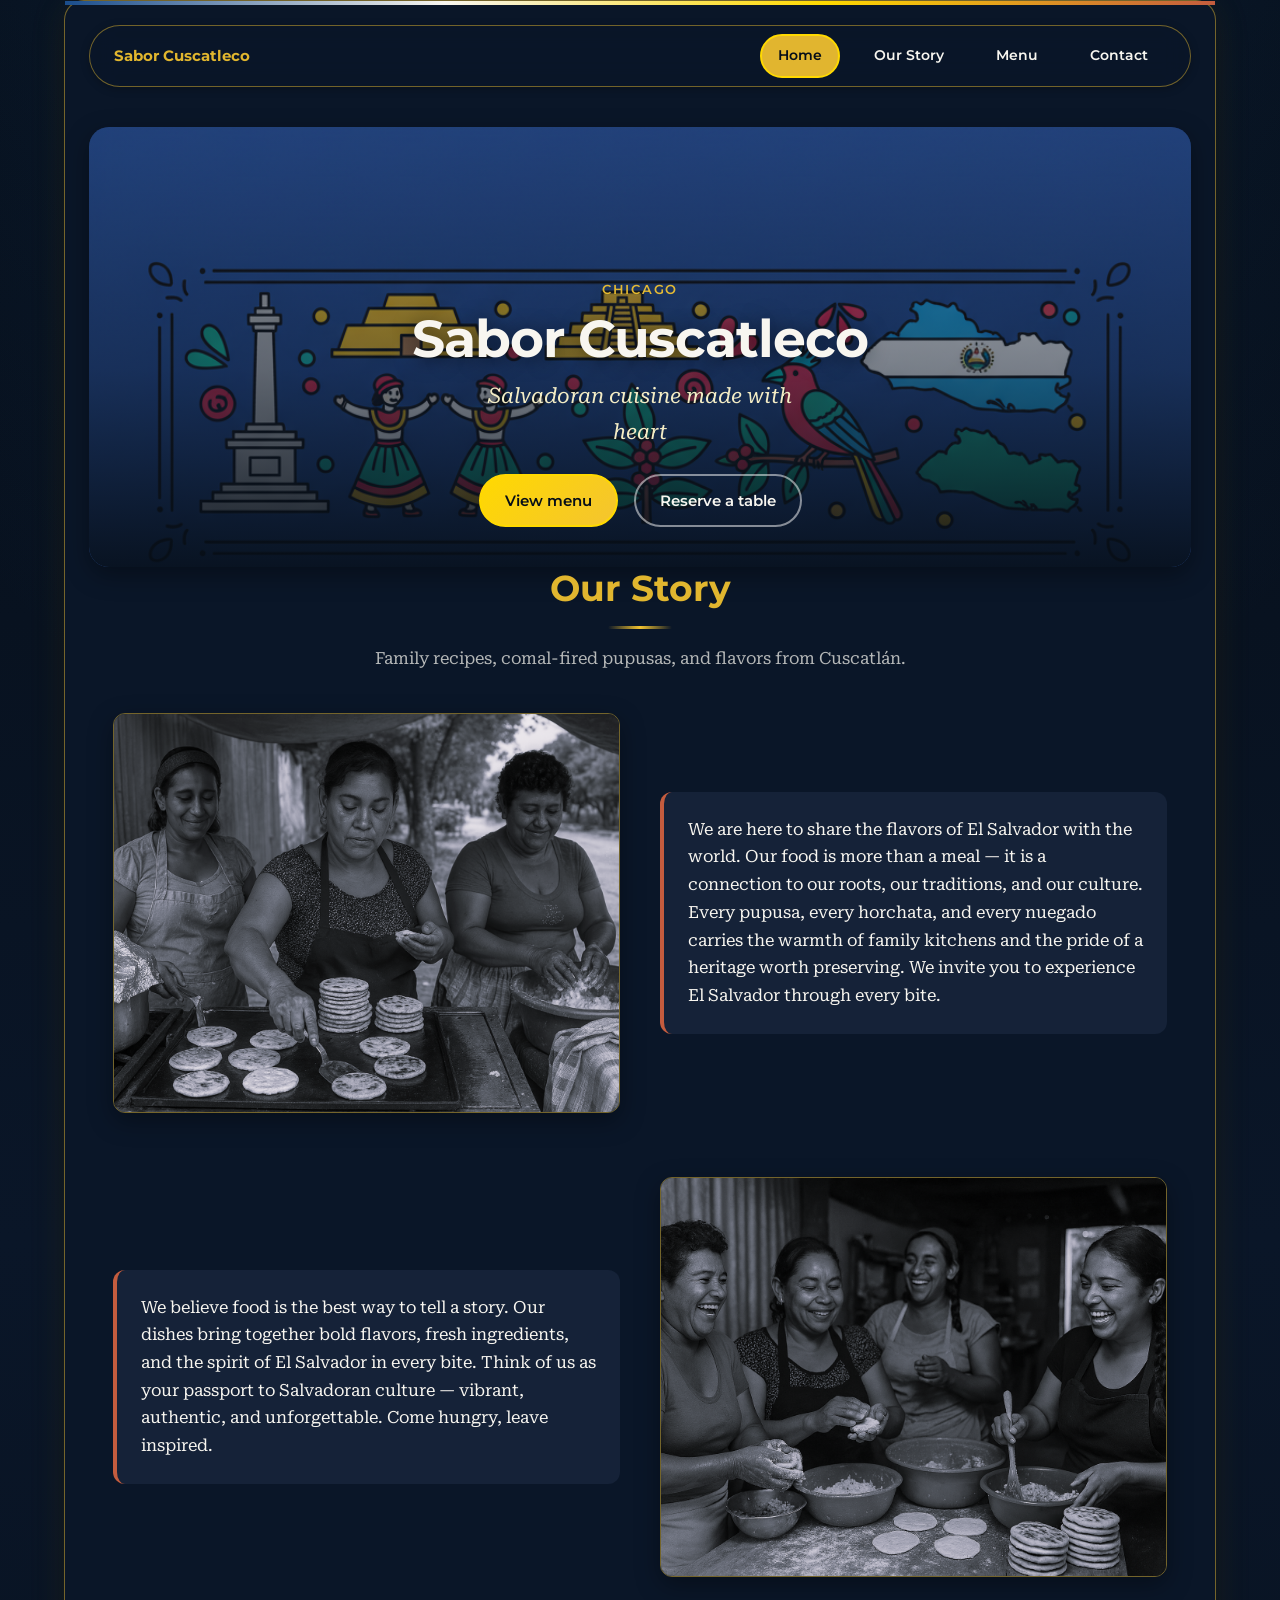
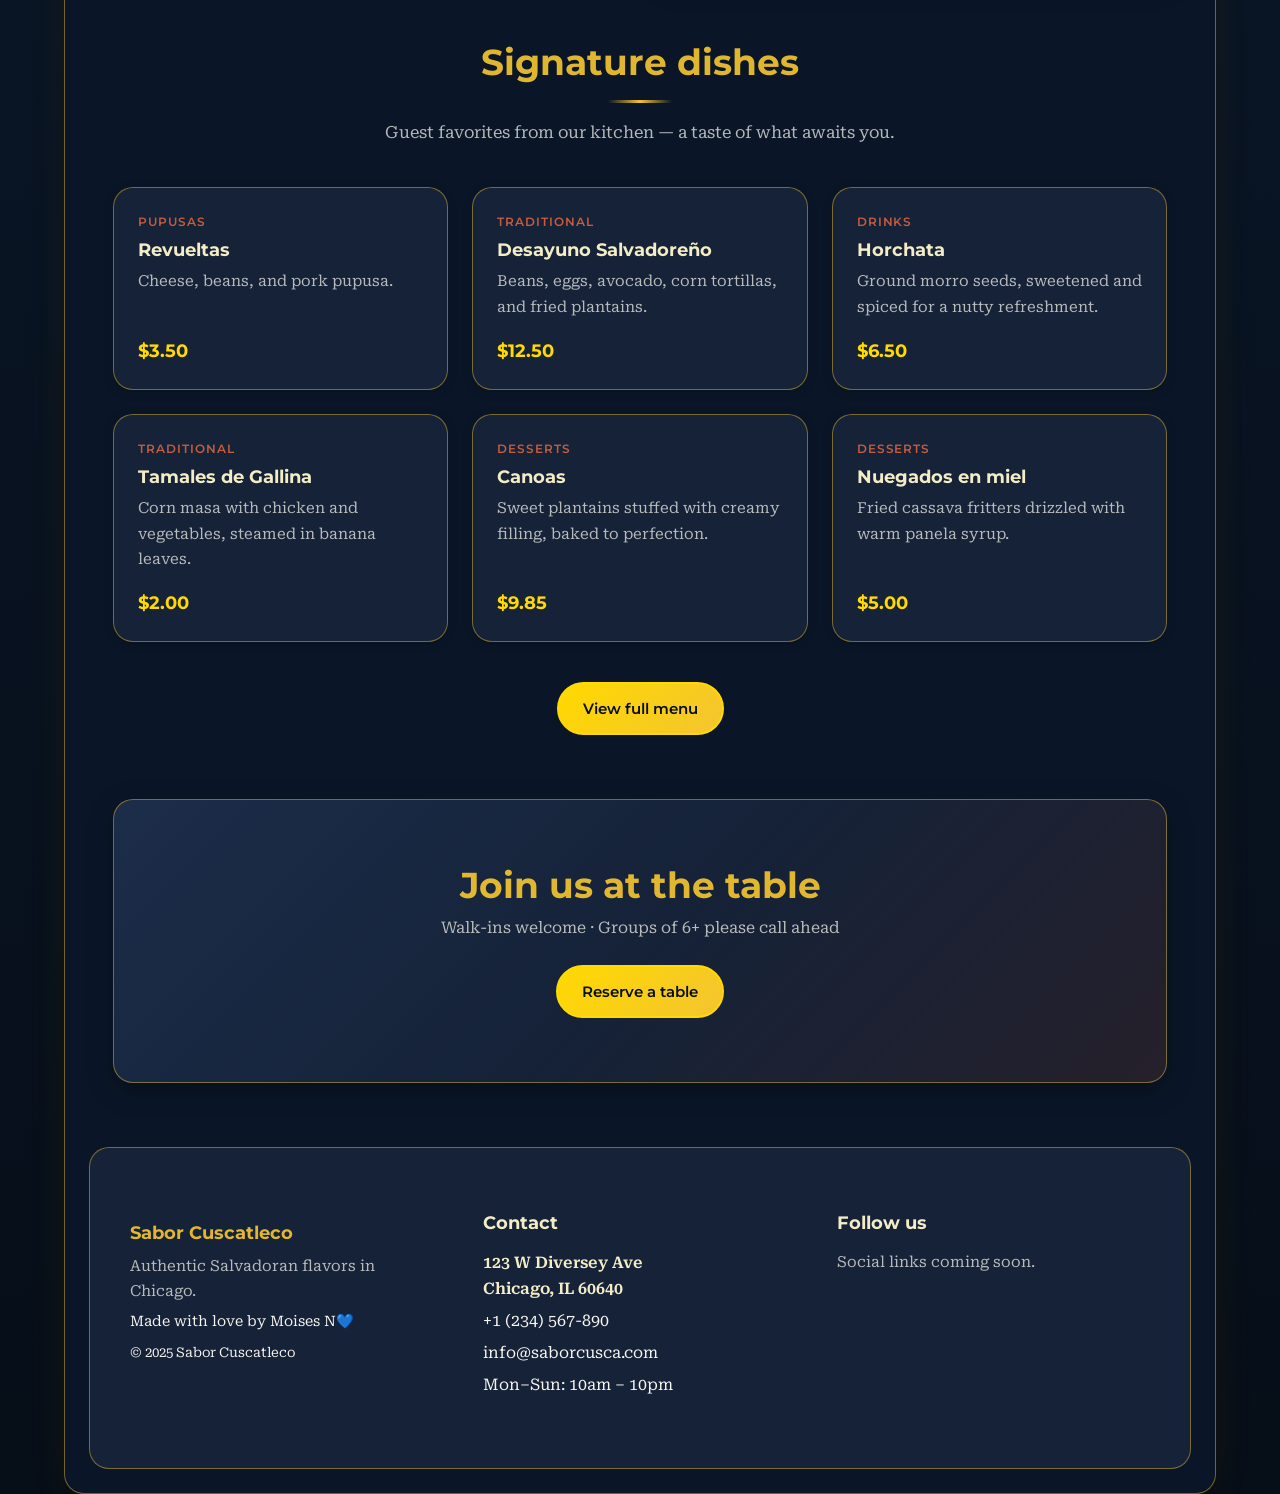
<file: index.html>
<!DOCTYPE html>
<html lang="en">
  <head>
    <meta charset="UTF-8" />
    <meta name="viewport" content="width=device-width, initial-scale=1.0" />
    <meta
      name="description"
      content="Sabor Cuscatleco — authentic Salvadoran cuisine in Chicago. Pupusas, traditional dishes, desserts, and drinks."
    />
    <title>Sabor Cuscatleco | Salvadoran Restaurant</title>
    <link rel="stylesheet" href="styles.css" />
    <link rel="icon" type="image/png" href="images/favicon.png" />
    <link rel="preconnect" href="https://fonts.googleapis.com" />
    <link rel="preconnect" href="https://fonts.gstatic.com" crossorigin />
    <link
      href="https://fonts.googleapis.com/css2?family=Montserrat:wght@600;700&family=Roboto+Serif:ital,wght@0,400;0,600;1,400&display=swap"
      rel="stylesheet"
    />
    <meta name="theme-color" content="#0d1b2a" />
    <script src="script.js" defer></script>
  </head>
  <body>
    <a class="skip-link" href="#main-content">Skip to main content</a>
    <div class="page page--home">
      <nav class="site-nav site-nav--sticky" id="site-nav" aria-label="Primary">
        <a href="index.html#top" class="nav-brand">Sabor Cuscatleco</a>
        <button
          type="button"
          class="nav-toggle"
          aria-expanded="false"
          aria-controls="nav-menu"
        >
          <span class="nav-toggle-label">Menu</span>
          <span class="nav-toggle-icon" aria-hidden="true"></span>
        </button>
        <ul class="nav-list" id="nav-menu">
          <li><a href="#top" class="nav-link">Home</a></li>
          <li><a href="#about-us" class="nav-link">Our Story</a></li>
          <li><a href="menu.html" class="nav-link">Menu</a></li>
          <li><a href="#contact" class="nav-link">Contact</a></li>
        </ul>
      </nav>

      <header id="top" class="hero">
        <div class="hero-media">
          <img
            src="images/motif.png"
            alt=""
            class="hero-image"
            width="1200"
            height="480"
            decoding="async"
          />
          <div class="hero-overlay" aria-hidden="true"></div>
        </div>
        <div class="hero-content">
          <p class="hero-eyebrow">Chicago</p>
          <h1>Sabor Cuscatleco</h1>
          <p class="tagline">Salvadoran cuisine made with heart</p>
          <div class="hero-actions">
            <a href="menu.html" class="btn btn--primary">View menu</a>
            <a href="#contact" class="btn btn--outline">Reserve a table</a>
          </div>
        </div>
      </header>
      <main id="main-content">
        <section
          id="about-us"
          class="our-story section"
          aria-labelledby="about-heading"
        >
          <header class="section-header">
            <h2 id="about-heading">Our Story</h2>
            <p class="section-lead">
              Family recipes, comal-fired pupusas, and flavors from Cuscatlán.
            </p>
          </header>

          <div class="story-item">
            <img
              src="images/pupuseras.png"
              alt="Women preparing pupusas on a comal"
              class="pupuseras-img"
              width="600"
              height="450"
              loading="lazy"
            />
            <div class="story-text">
              <p>
                We are here to share the flavors of El Salvador with the world.
                Our food is more than a meal — it is a connection to our roots,
                our traditions, and our culture. Every pupusa, every horchata,
                and every nuegado carries the warmth of family kitchens and the
                pride of a heritage worth preserving. We invite you to
                experience El Salvador through every bite.
              </p>
            </div>
          </div>

          <div class="story-item story-item--reverse">
            <div class="story-text">
              <p>
                We believe food is the best way to tell a story. Our dishes
                bring together bold flavors, fresh ingredients, and the spirit
                of El Salvador in every bite. Think of us as your passport to
                Salvadoran culture — vibrant, authentic, and unforgettable. Come
                hungry, leave inspired.
              </p>
            </div>
            <img
              src="images/pupuseras-2.png"
              alt="Pupuseras smiling behind the counter"
              class="pupuseras-2"
              width="600"
              height="450"
              loading="lazy"
            />
          </div>
        </section>

        <section id="featured" class="section featured" aria-labelledby="featured-heading">
          <header class="section-header">
            <h2 id="featured-heading">Signature dishes</h2>
            <p class="section-lead">
              Guest favorites from our kitchen — a taste of what awaits you.
            </p>
          </header>

          <ul class="featured-grid">
            <li class="featured-card">
              <span class="featured-category">Pupusas</span>
              <h3 class="featured-name">Revueltas</h3>
              <p class="featured-desc">Cheese, beans, and pork pupusa.</p>
              <p class="featured-price">$3.50</p>
            </li>
            <li class="featured-card">
              <span class="featured-category">Traditional</span>
              <h3 class="featured-name">Desayuno Salvadoreño</h3>
              <p class="featured-desc">
                Beans, eggs, avocado, corn tortillas, and fried plantains.
              </p>
              <p class="featured-price">$12.50</p>
            </li>
            <li class="featured-card">
              <span class="featured-category">Drinks</span>
              <h3 class="featured-name">Horchata</h3>
              <p class="featured-desc">
                Ground morro seeds, sweetened and spiced for a nutty refreshment.
              </p>
              <p class="featured-price">$6.50</p>
            </li>
            <li class="featured-card">
              <span class="featured-category">Traditional</span>
              <h3 class="featured-name">Tamales de Gallina</h3>
              <p class="featured-desc">
                Corn masa with chicken and vegetables, steamed in banana leaves.
              </p>
              <p class="featured-price">$2.00</p>
            </li>
            <li class="featured-card">
              <span class="featured-category">Desserts</span>
              <h3 class="featured-name">Canoas</h3>
              <p class="featured-desc">
                Sweet plantains stuffed with creamy filling, baked to perfection.
              </p>
              <p class="featured-price">$9.85</p>
            </li>
            <li class="featured-card">
              <span class="featured-category">Desserts</span>
              <h3 class="featured-name">Nuegados en miel</h3>
              <p class="featured-desc">
                Fried cassava fritters drizzled with warm panela syrup.
              </p>
              <p class="featured-price">$5.00</p>
            </li>
          </ul>

          <p class="featured-cta">
            <a href="menu.html" class="btn btn--primary">View full menu</a>
          </p>
        </section>


        <section class="cta-band" aria-labelledby="cta-heading">
          <h2 id="cta-heading">Join us at the table</h2>
          <p>Walk-ins welcome · Groups of 6+ please call ahead</p>
          <a href="#contact" class="btn btn--primary">Reserve a table</a>
        </section>
      </main>

      <footer id="footer-container" class="site-footer">
        <div class="col col--brand">
          <p class="footer-brand">Sabor Cuscatleco</p>
          <p class="footer-tagline">Authentic Salvadoran flavors in Chicago.</p>
          <p class="footer-credit">
            Made with love by Moises N<span aria-hidden="true">💙</span>
          </p>
          <p><small>© 2025 Sabor Cuscatleco</small></p>
        </div>

        <div class="col" id="contact">
          <h2 class="footer-heading">Contact</h2>
          <address>
            <p>
              123 W Diversey Ave<br />
              Chicago, IL 60640
            </p>
            <p>
              <a href="tel:+1234567890">+1 (234) 567-890</a>
            </p>
            <p>
              <a href="mailto:info@saborcusca.com">info@saborcusca.com</a>
            </p>
            <p>Mon–Sun: 10am – 10pm</p>
          </address>
        </div>

        <div class="col">
          <h2 class="footer-heading">Follow us</h2>
          <p class="social-note">Social links coming soon.</p>
        </div>
      </footer>
    </div>
  </body>
</html>
</file>
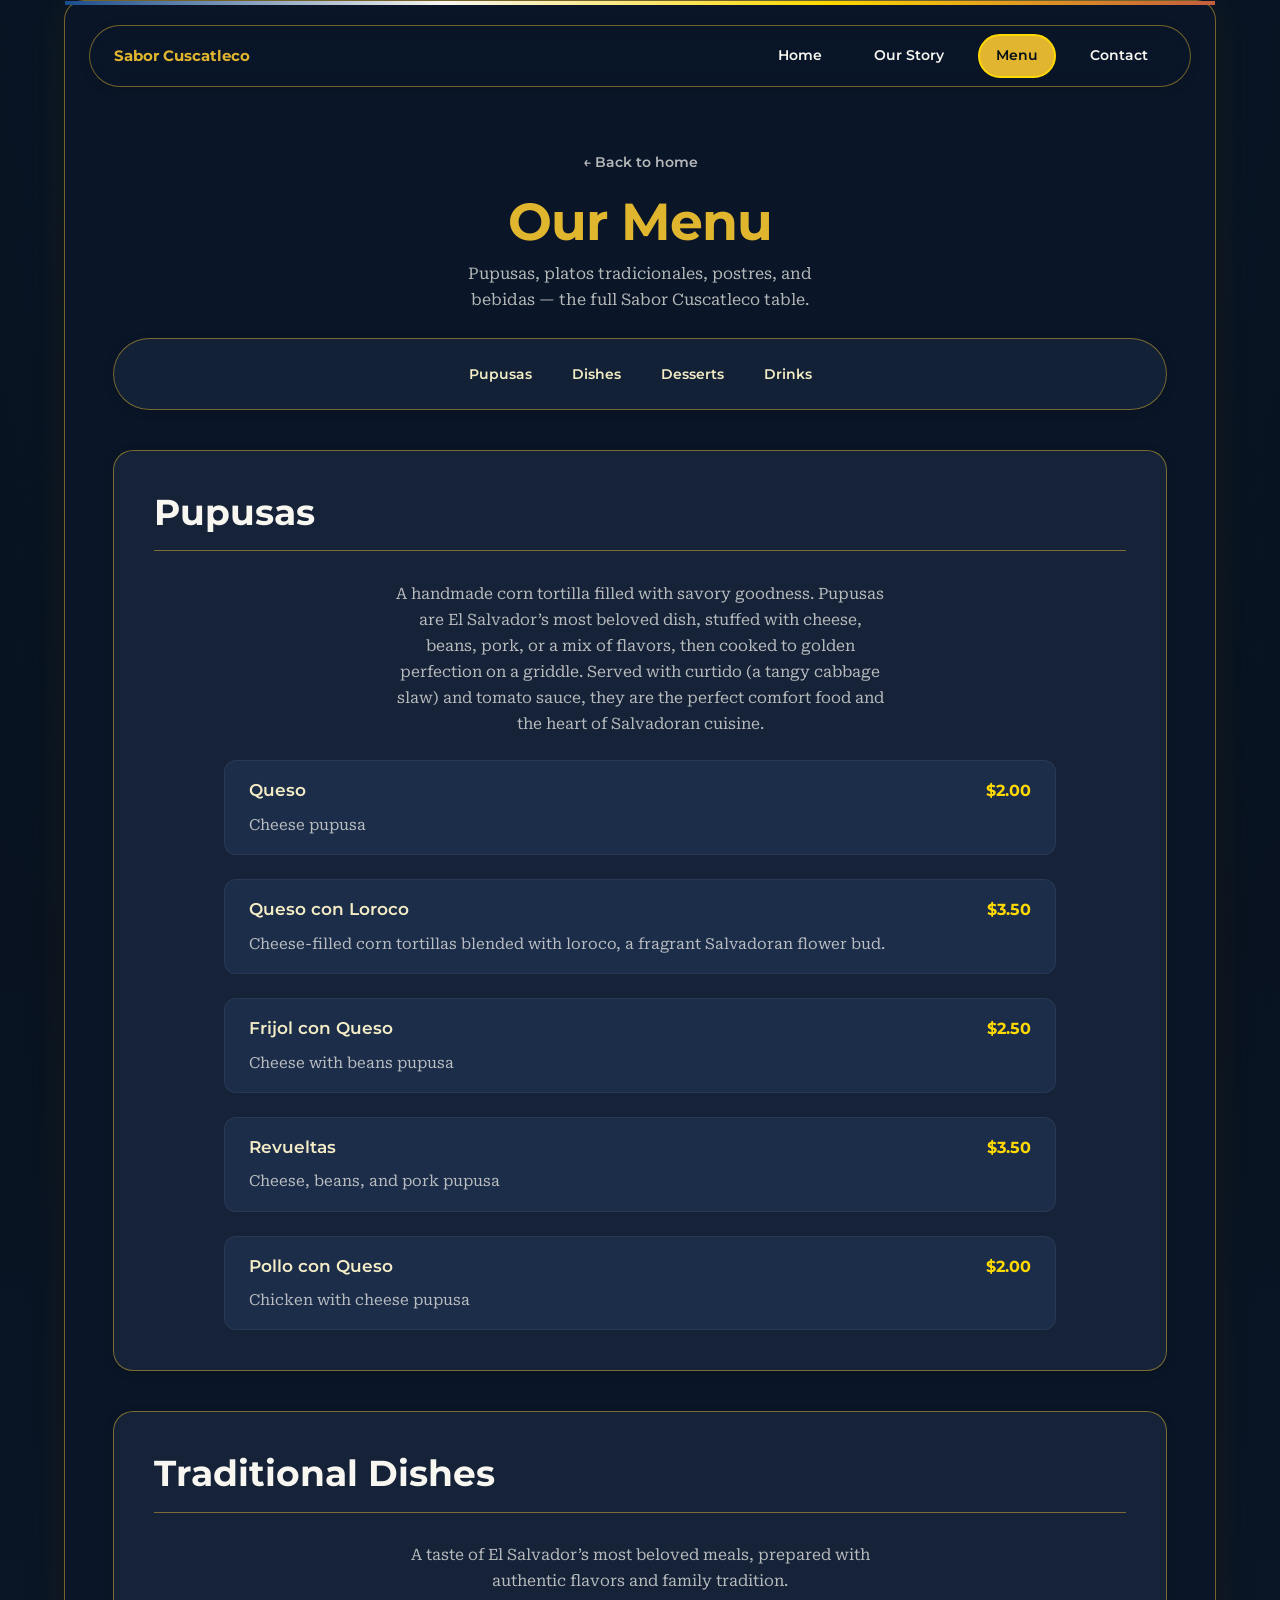
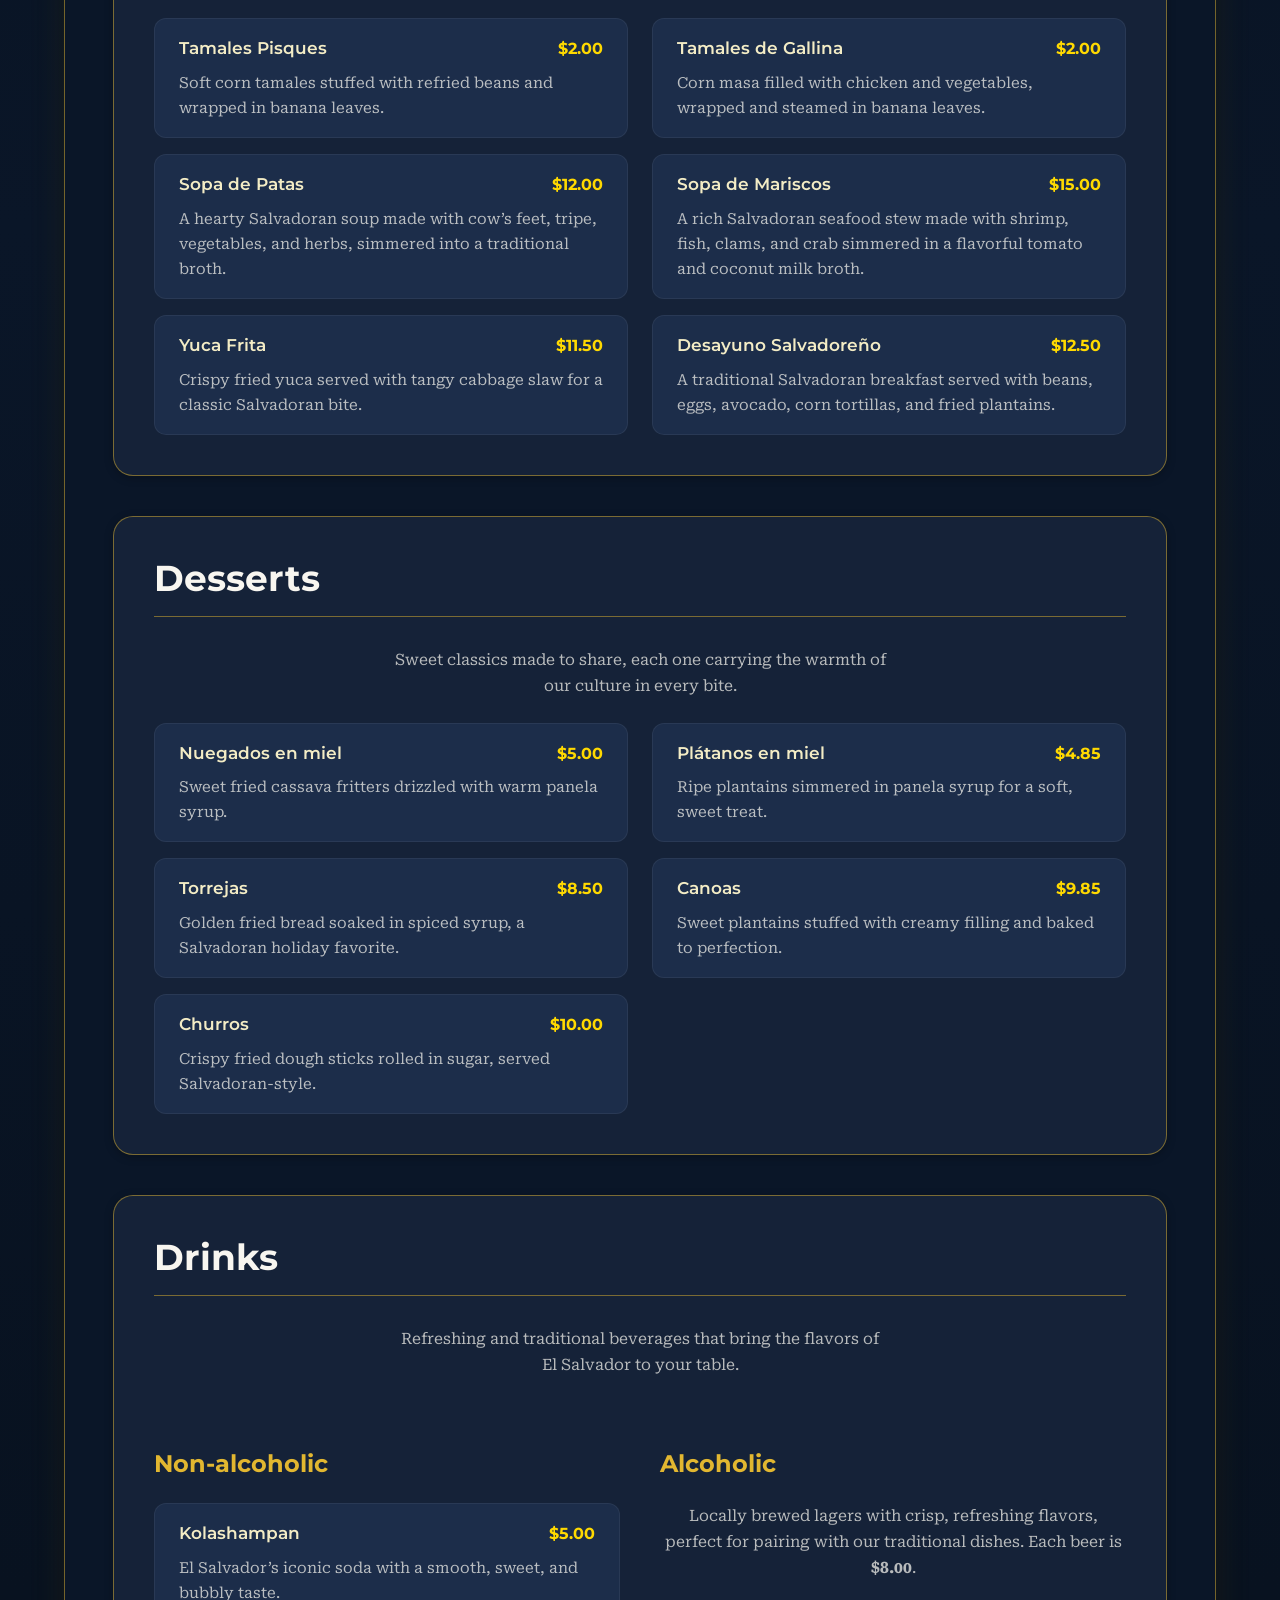
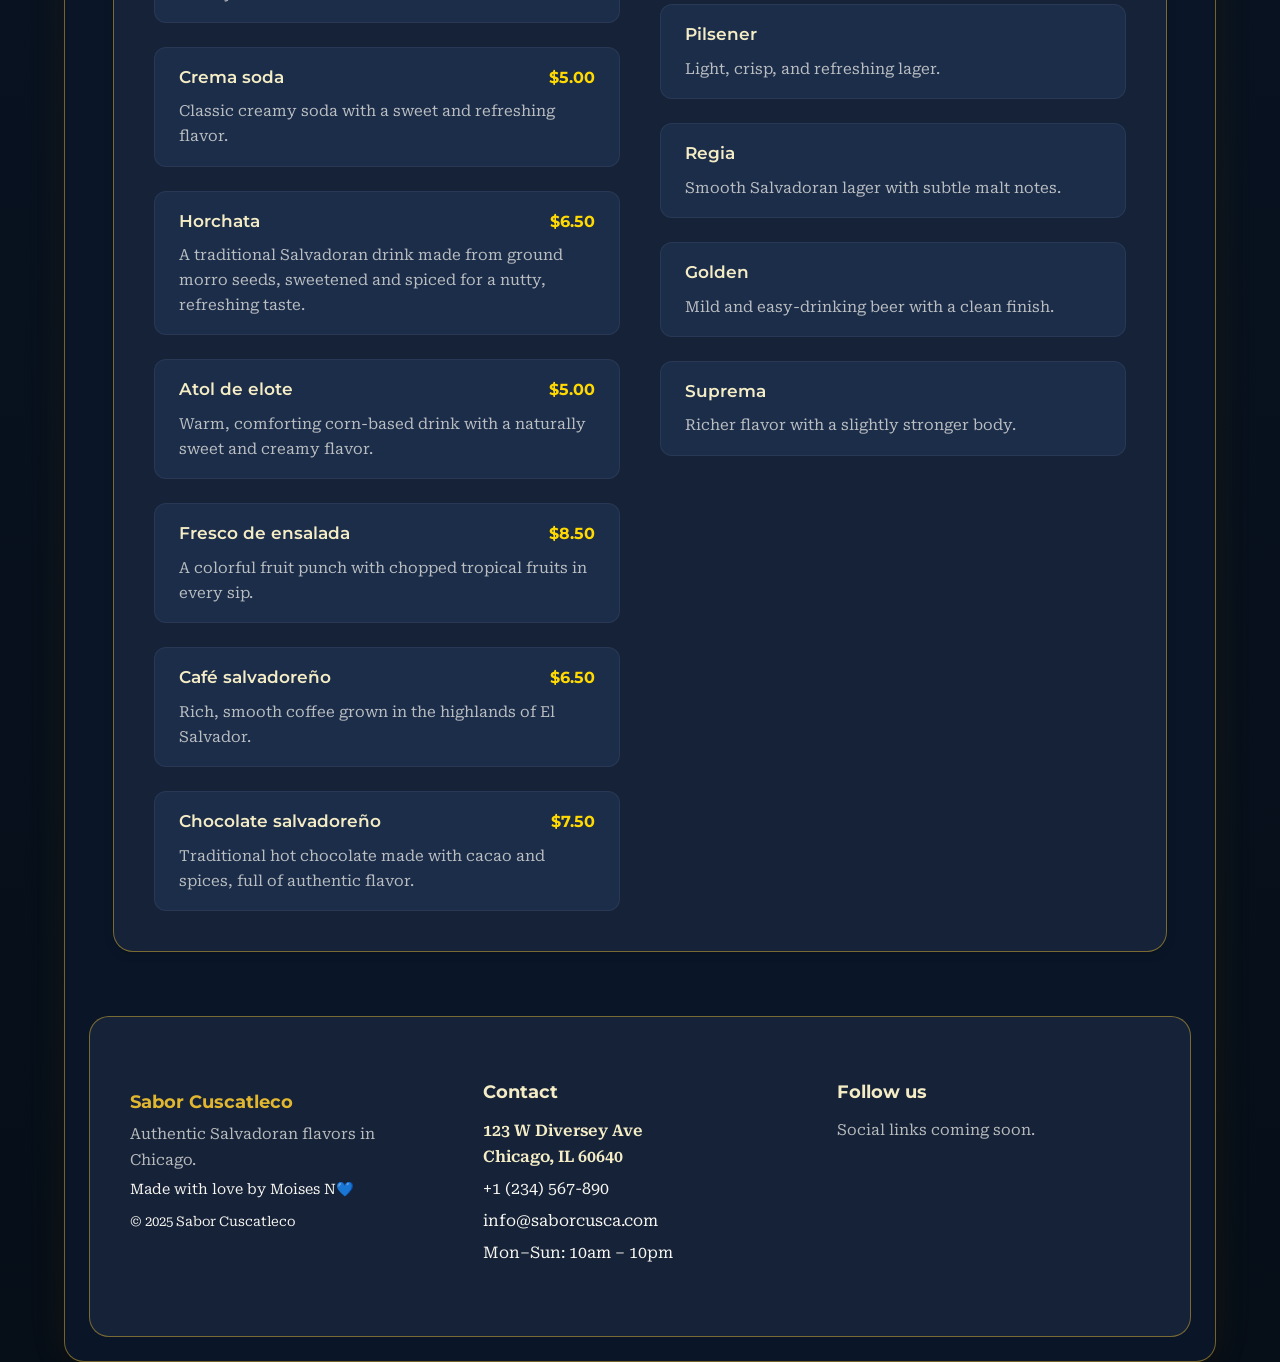
<file: menu.html>
<!DOCTYPE html>
<html lang="en">
  <head>
    <meta charset="UTF-8" />
    <meta name="viewport" content="width=device-width, initial-scale=1.0" />
    <meta
      name="description"
      content="Full menu at Sabor Cuscatleco — pupusas, traditional Salvadoran dishes, desserts, and drinks in Chicago."
    />
    <title>Menu | Sabor Cuscatleco</title>
    <link rel="stylesheet" href="styles.css" />
    <link rel="icon" type="image/png" href="images/favicon.png" />
    <link rel="preconnect" href="https://fonts.googleapis.com" />
    <link rel="preconnect" href="https://fonts.gstatic.com" crossorigin />
    <link
      href="https://fonts.googleapis.com/css2?family=Montserrat:wght@600;700&family=Roboto+Serif:ital,wght@0,400;0,600;1,400&display=swap"
      rel="stylesheet"
    />
    <meta name="theme-color" content="#0d1b2a" />
    <script src="script.js" defer></script>
  </head>
  <body>
    <a class="skip-link" href="#main-content">Skip to main content</a>
    <div class="page page--menu">
      <nav class="site-nav site-nav--sticky" id="site-nav" aria-label="Primary">
        <a href="index.html" class="nav-brand">Sabor Cuscatleco</a>
        <button
          type="button"
          class="nav-toggle"
          aria-expanded="false"
          aria-controls="nav-menu"
        >
          <span class="nav-toggle-label">Menu</span>
          <span class="nav-toggle-icon" aria-hidden="true"></span>
        </button>
        <ul class="nav-list" id="nav-menu">
          <li><a href="index.html" class="nav-link">Home</a></li>
          <li><a href="index.html#about-us" class="nav-link">Our Story</a></li>
          <li><a href="menu.html" class="nav-link">Menu</a></li>
          <li><a href="index.html#contact" class="nav-link">Contact</a></li>
        </ul>
      </nav>

      <header class="page-header">
        <p class="page-header-eyebrow"><a href="index.html">← Back to home</a></p>
        <h1>Our Menu</h1>
        <p class="page-header-lead">
          Pupusas, platos tradicionales, postres, and bebidas — the full Sabor
          Cuscatleco table.
        </p>
      </header>

      <main id="main-content">
        <section class="section menu-page" aria-label="Full menu">
          <nav class="menu-jump menu-jump--sticky" aria-label="Menu categories">
            <ul>
              <li><a href="#pupusas">Pupusas</a></li>
              <li><a href="#dishes">Dishes</a></li>
              <li><a href="#desserts">Desserts</a></li>
              <li><a href="#drinks">Drinks</a></li>
            </ul>
          </nav>

          <section id="pupusas" class="menu-category" aria-labelledby="pupusas-heading">
            <h2 id="pupusas-heading">Pupusas</h2>
            <p class="menu-intro">
              A handmade corn tortilla filled with savory goodness. Pupusas are
              El Salvador’s most beloved dish, stuffed with cheese, beans, pork,
              or a mix of flavors, then cooked to golden perfection on a
              griddle. Served with curtido (a tangy cabbage slaw) and tomato
              sauce, they are the perfect comfort food and the heart of
              Salvadoran cuisine.
            </p>
            <dl class="menu-list">
              <div class="menu-item">
                <dt>
                  <span class="menu-item-name">Queso</span>
                  <span class="price">$2.00</span>
                </dt>
                <dd>Cheese pupusa</dd>
              </div>
              <div class="menu-item">
                <dt>
                  <span class="menu-item-name">Queso con Loroco</span>
                  <span class="price">$3.50</span>
                </dt>
                <dd>
                  Cheese-filled corn tortillas blended with loroco, a fragrant
                  Salvadoran flower bud.
                </dd>
              </div>
              <div class="menu-item">
                <dt>
                  <span class="menu-item-name">Frijol con Queso</span>
                  <span class="price">$2.50</span>
                </dt>
                <dd>Cheese with beans pupusa</dd>
              </div>
              <div class="menu-item">
                <dt>
                  <span class="menu-item-name">Revueltas</span>
                  <span class="price">$3.50</span>
                </dt>
                <dd>Cheese, beans, and pork pupusa</dd>
              </div>
              <div class="menu-item">
                <dt>
                  <span class="menu-item-name">Pollo con Queso</span>
                  <span class="price">$2.00</span>
                </dt>
                <dd>Chicken with cheese pupusa</dd>
              </div>
            </dl>
          </section>

          <section id="dishes" class="menu-category" aria-labelledby="dishes-heading">
            <h2 id="dishes-heading">Traditional Dishes</h2>
            <p class="menu-intro">
              A taste of El Salvador’s most beloved meals, prepared with
              authentic flavors and family tradition.
            </p>
            <dl class="menu-list">
              <div class="menu-item">
                <dt>
                  <span class="menu-item-name">Tamales Pisques</span>
                  <span class="price">$2.00</span>
                </dt>
                <dd>
                  Soft corn tamales stuffed with refried beans and wrapped in
                  banana leaves.
                </dd>
              </div>
              <div class="menu-item">
                <dt>
                  <span class="menu-item-name">Tamales de Gallina</span>
                  <span class="price">$2.00</span>
                </dt>
                <dd>
                  Corn masa filled with chicken and vegetables, wrapped and
                  steamed in banana leaves.
                </dd>
              </div>
              <div class="menu-item">
                <dt>
                  <span class="menu-item-name">Sopa de Patas</span>
                  <span class="price">$12.00</span>
                </dt>
                <dd>
                  A hearty Salvadoran soup made with cow’s feet, tripe,
                  vegetables, and herbs, simmered into a traditional broth.
                </dd>
              </div>
              <div class="menu-item">
                <dt>
                  <span class="menu-item-name">Sopa de Mariscos</span>
                  <span class="price">$15.00</span>
                </dt>
                <dd>
                  A rich Salvadoran seafood stew made with shrimp, fish, clams,
                  and crab simmered in a flavorful tomato and coconut milk
                  broth.
                </dd>
              </div>
              <div class="menu-item">
                <dt>
                  <span class="menu-item-name">Yuca Frita</span>
                  <span class="price">$11.50</span>
                </dt>
                <dd>
                  Crispy fried yuca served with tangy cabbage slaw for a classic
                  Salvadoran bite.
                </dd>
              </div>
              <div class="menu-item">
                <dt>
                  <span class="menu-item-name">Desayuno Salvadoreño</span>
                  <span class="price">$12.50</span>
                </dt>
                <dd>
                  A traditional Salvadoran breakfast served with beans, eggs,
                  avocado, corn tortillas, and fried plantains.
                </dd>
              </div>
            </dl>
          </section>

          <section id="desserts" class="menu-category" aria-labelledby="desserts-heading">
            <h2 id="desserts-heading">Desserts</h2>
            <p class="menu-intro">
              Sweet classics made to share, each one carrying the warmth of our
              culture in every bite.
            </p>
            <dl class="menu-list">
              <div class="menu-item">
                <dt>
                  <span class="menu-item-name">Nuegados en miel</span>
                  <span class="price">$5.00</span>
                </dt>
                <dd>
                  Sweet fried cassava fritters drizzled with warm panela syrup.
                </dd>
              </div>
              <div class="menu-item">
                <dt>
                  <span class="menu-item-name">Plátanos en miel</span>
                  <span class="price">$4.85</span>
                </dt>
                <dd>
                  Ripe plantains simmered in panela syrup for a soft, sweet
                  treat.
                </dd>
              </div>
              <div class="menu-item">
                <dt>
                  <span class="menu-item-name">Torrejas</span>
                  <span class="price">$8.50</span>
                </dt>
                <dd>
                  Golden fried bread soaked in spiced syrup, a Salvadoran holiday
                  favorite.
                </dd>
              </div>
              <div class="menu-item">
                <dt>
                  <span class="menu-item-name">Canoas</span>
                  <span class="price">$9.85</span>
                </dt>
                <dd>
                  Sweet plantains stuffed with creamy filling and baked to
                  perfection.
                </dd>
              </div>
              <div class="menu-item">
                <dt>
                  <span class="menu-item-name">Churros</span>
                  <span class="price">$10.00</span>
                </dt>
                <dd>
                  Crispy fried dough sticks rolled in sugar, served
                  Salvadoran-style.
                </dd>
              </div>
            </dl>
          </section>

          <section id="drinks" class="menu-category" aria-labelledby="drinks-heading">
            <h2 id="drinks-heading">Drinks</h2>
            <p class="menu-intro">
              Refreshing and traditional beverages that bring the flavors of El
              Salvador to your table.
            </p>

            <div class="drinks-grid">
              <section id="non-alc" class="menu-subcategory" aria-labelledby="non-alc-heading">
                <h3 id="non-alc-heading">Non-alcoholic</h3>
                <dl class="menu-list">
                  <div class="menu-item">
                    <dt>
                      <span class="menu-item-name">Kolashampan</span>
                      <span class="price">$5.00</span>
                    </dt>
                    <dd>
                      El Salvador’s iconic soda with a smooth, sweet, and bubbly
                      taste.
                    </dd>
                  </div>
                  <div class="menu-item">
                    <dt>
                      <span class="menu-item-name">Crema soda</span>
                      <span class="price">$5.00</span>
                    </dt>
                    <dd>Classic creamy soda with a sweet and refreshing flavor.</dd>
                  </div>
                  <div class="menu-item">
                    <dt>
                      <span class="menu-item-name">Horchata</span>
                      <span class="price">$6.50</span>
                    </dt>
                    <dd>
                      A traditional Salvadoran drink made from ground morro seeds,
                      sweetened and spiced for a nutty, refreshing taste.
                    </dd>
                  </div>
                  <div class="menu-item">
                    <dt>
                      <span class="menu-item-name">Atol de elote</span>
                      <span class="price">$5.00</span>
                    </dt>
                    <dd>
                      Warm, comforting corn-based drink with a naturally sweet and
                      creamy flavor.
                    </dd>
                  </div>
                  <div class="menu-item">
                    <dt>
                      <span class="menu-item-name">Fresco de ensalada</span>
                      <span class="price">$8.50</span>
                    </dt>
                    <dd>
                      A colorful fruit punch with chopped tropical fruits in every
                      sip.
                    </dd>
                  </div>
                  <div class="menu-item">
                    <dt>
                      <span class="menu-item-name">Café salvadoreño</span>
                      <span class="price">$6.50</span>
                    </dt>
                    <dd>
                      Rich, smooth coffee grown in the highlands of El Salvador.
                    </dd>
                  </div>
                  <div class="menu-item">
                    <dt>
                      <span class="menu-item-name">Chocolate salvadoreño</span>
                      <span class="price">$7.50</span>
                    </dt>
                    <dd>
                      Traditional hot chocolate made with cacao and spices, full of
                      authentic flavor.
                    </dd>
                  </div>
                </dl>
              </section>

              <section id="alc" class="menu-subcategory" aria-labelledby="alc-heading">
                <h3 id="alc-heading">Alcoholic</h3>
                <p class="menu-intro">
                  Locally brewed lagers with crisp, refreshing flavors, perfect for
                  pairing with our traditional dishes. Each beer is
                  <strong>$8.00</strong>.
                </p>
                <dl class="menu-list">
                  <div class="menu-item">
                    <dt><span class="menu-item-name">Pilsener</span></dt>
                    <dd>Light, crisp, and refreshing lager.</dd>
                  </div>
                  <div class="menu-item">
                    <dt><span class="menu-item-name">Regia</span></dt>
                    <dd>Smooth Salvadoran lager with subtle malt notes.</dd>
                  </div>
                  <div class="menu-item">
                    <dt><span class="menu-item-name">Golden</span></dt>
                    <dd>Mild and easy-drinking beer with a clean finish.</dd>
                  </div>
                  <div class="menu-item">
                    <dt><span class="menu-item-name">Suprema</span></dt>
                    <dd>Richer flavor with a slightly stronger body.</dd>
                  </div>
                </dl>
              </section>
            </div>
          </section>
        </section>
      </main>

      <footer id="footer-container" class="site-footer">
        <div class="col col--brand">
          <p class="footer-brand">Sabor Cuscatleco</p>
          <p class="footer-tagline">Authentic Salvadoran flavors in Chicago.</p>
          <p class="footer-credit">
            Made with love by Moises N<span aria-hidden="true">💙</span>
          </p>
          <p><small>© 2025 Sabor Cuscatleco</small></p>
        </div>

        <div class="col" id="contact">
          <h2 class="footer-heading">Contact</h2>
          <address>
            <p>
              123 W Diversey Ave<br />
              Chicago, IL 60640
            </p>
            <p>
              <a href="tel:+1234567890">+1 (234) 567-890</a>
            </p>
            <p>
              <a href="mailto:info@saborcusca.com">info@saborcusca.com</a>
            </p>
            <p>Mon–Sun: 10am – 10pm</p>
          </address>
        </div>

        <div class="col">
          <h2 class="footer-heading">Follow us</h2>
          <p class="social-note">Social links coming soon.</p>
        </div>
      </footer>
    </div>
  </body>
</html>
</file>
<file: styles.css>
/* ===== Design tokens (Salvadoran-inspired palette) ===== */
:root {
  --color-bg: #0a1628;
  --color-bg-deep: #060e18;
  --color-surface: #152238;
  --color-surface-elevated: #1c2d4a;
  --color-text: #f8f6f0;
  --color-accent: #f4c430;
  --color-accent-bright: #ffd900;
  --color-accent-muted: rgba(244, 196, 48, 0.92);
  --color-terracotta: #c45c3e;
  --color-cream: #f3ecc5;
  --color-muted: rgba(248, 246, 240, 0.72);
  --color-border: rgba(244, 196, 48, 0.45);
  --color-border-strong: #d4a017;
  --color-btn: #1a4d8c;
  --color-btn-hover: #2563b8;
  --color-focus: #7ec8ff;

  --font-heading: "Montserrat", Arial, Helvetica, sans-serif;
  --font-body: "Roboto Serif", "Times New Roman", Times, serif;

  --space-xs: 0.5rem;
  --space-sm: 1rem;
  --space-md: 1.5rem;
  --space-lg: 2.5rem;
  --space-xl: 4rem;

  --radius-sm: 0.5rem;
  --radius-md: 12px;
  --radius-lg: 20px;
  --radius-pill: 999px;

  --max-content: 72rem;
  --nav-height: 3.75rem;
  --menu-jump-height: 3.25rem;
  --sticky-nav-top: 0px;
  --sticky-menu-jump-top: calc(var(--nav-height) + 0.5rem);
  --sticky-scroll-offset: calc(var(--nav-height) + var(--menu-jump-height) + 1.25rem);
  --line-height-body: 1.65;

  --shadow-sm: 0 2px 8px rgba(0, 0, 0, 0.25);
  --shadow-md: 0 8px 24px rgba(0, 0, 0, 0.35);
  --shadow-glow: 0 0 40px rgba(244, 196, 48, 0.08);

  --text-h1: clamp(2rem, 5vw, 3.25rem);
  --text-h2: clamp(1.75rem, 3.5vw, 2.25rem);
  --text-h3: clamp(1.25rem, 2.5vw, 1.5rem);
}

/* ===== Base ===== */
*,
*::before,
*::after {
  box-sizing: border-box;
}

html {
  scroll-behavior: smooth;
  scroll-padding-top: calc(var(--nav-height) + 1rem);
}

html:has(.menu-jump--sticky) {
  scroll-padding-top: var(--sticky-scroll-offset);
}

body,
html {
  margin: 0;
  padding: 0;
}

body {
  min-height: 100vh;
  background-color: var(--color-bg-deep);
  background-image:
    radial-gradient(ellipse 80% 50% at 50% -20%, rgba(26, 77, 140, 0.35), transparent),
    linear-gradient(180deg, var(--color-bg-deep) 0%, var(--color-bg) 40%, var(--color-bg-deep) 100%);
  color: var(--color-text);
  font-family: var(--font-body);
  font-weight: 400;
  line-height: var(--line-height-body);
}

.page {
  max-width: var(--max-content);
  margin: 0 auto;
  padding: var(--space-sm);
  border: 1px solid var(--color-border);
  border-radius: var(--radius-lg);
  background: var(--color-bg);
  box-shadow: var(--shadow-glow), var(--shadow-md);
  position: relative;
  overflow-x: clip;
}

.page::before {
  content: "";
  position: absolute;
  top: 0;
  left: 0;
  right: 0;
  height: 4px;
  background: linear-gradient(
    90deg,
    var(--color-btn) 0%,
    var(--color-text) 33%,
    var(--color-accent-bright) 66%,
    var(--color-terracotta) 100%
  );
  z-index: 1;
}

/* ===== Accessibility ===== */
.skip-link {
  position: absolute;
  left: -9999px;
  top: var(--space-sm);
  z-index: 3000;
  padding: var(--space-xs) var(--space-sm);
  background: var(--color-accent);
  color: var(--color-bg-deep);
  font-family: var(--font-heading);
  font-weight: 700;
  text-decoration: none;
  border-radius: var(--radius-sm);
}

.skip-link:focus {
  left: var(--space-sm);
}

:focus {
  outline: none;
}

:focus-visible {
  outline: 3px solid var(--color-focus);
  outline-offset: 3px;
}

/* ===== Typography ===== */
h1,
h2,
h3,
h4,
.footer-heading {
  font-family: var(--font-heading);
  font-weight: 700;
  line-height: 1.2;
}

h1 {
  font-size: var(--text-h1);
  letter-spacing: -0.02em;
}

h2 {
  font-size: var(--text-h2);
}

h3 {
  font-size: var(--text-h3);
  color: var(--color-accent-muted);
}

h4 {
  font-size: 1.1rem;
  color: var(--color-cream);
}

.section-header {
  text-align: center;
  margin-bottom: var(--space-lg);
  max-width: 40rem;
  margin-inline: auto;
}

.section-header h2 {
  color: var(--color-accent-muted);
  margin: 0 0 var(--space-sm);
  position: relative;
  display: inline-block;
}

.section-header h2::after {
  content: "";
  display: block;
  width: 4rem;
  height: 3px;
  margin: var(--space-sm) auto 0;
  background: linear-gradient(90deg, transparent, var(--color-accent), transparent);
  border-radius: var(--radius-pill);
}

.section-lead {
  margin: 0;
  color: var(--color-muted);
  font-size: 1.05rem;
}

.footer-heading {
  font-size: 1.1rem;
  color: var(--color-cream);
  margin: 0 0 var(--space-sm);
}

address {
  font-style: normal;
}

address a {
  color: var(--color-text);
  text-decoration: none;
  border-bottom: 1px solid transparent;
  transition: color 0.2s, border-color 0.2s;
}

address a:hover {
  color: var(--color-accent);
  border-bottom-color: var(--color-accent);
}

/* ===== Hero ===== */
.hero {
  position: relative;
  border-radius: var(--radius-lg);
  overflow: hidden;
  margin-bottom: 0;
  box-shadow: var(--shadow-md);
}

.hero-media {
  position: relative;
  display: block;
}

.hero-image {
  display: block;
  width: 100%;
  height: clamp(260px, 42vw, 440px);
  object-fit: cover;
}

.hero-overlay {
  position: absolute;
  inset: 0;
  background: linear-gradient(
    to top,
    rgba(6, 14, 24, 0.92) 0%,
    rgba(10, 22, 40, 0.55) 45%,
    rgba(10, 22, 40, 0.25) 100%
  );
  pointer-events: none;
}

.hero-content {
  position: absolute;
  inset: 0;
  display: flex;
  flex-direction: column;
  align-items: center;
  justify-content: flex-end;
  padding: var(--space-lg) var(--space-md);
  text-align: center;
}

.hero-eyebrow {
  margin: 0 0 var(--space-xs);
  font-family: var(--font-heading);
  font-size: 0.8rem;
  font-weight: 600;
  letter-spacing: 0.14em;
  text-transform: uppercase;
  color: var(--color-accent-muted);
}

.hero h1 {
  margin: 0;
  text-shadow: 0 2px 20px rgba(0, 0, 0, 0.5);
}

.tagline {
  margin: var(--space-xs) 0 var(--space-md);
  font-size: clamp(1rem, 2.5vw, 1.35rem);
  color: var(--color-cream);
  font-style: italic;
  max-width: 28ch;
}

.hero-actions {
  display: flex;
  flex-wrap: wrap;
  gap: var(--space-sm);
  justify-content: center;
}

/* ===== Buttons ===== */
.btn {
  display: inline-block;
  text-decoration: none;
  font-family: var(--font-heading);
  font-weight: 600;
  font-size: 0.95rem;
  padding: 0.75rem 1.5rem;
  border-radius: var(--radius-pill);
  border: 2px solid transparent;
  transition: background-color 0.2s, color 0.2s, border-color 0.2s, transform 0.15s;
}

.btn:hover {
  transform: translateY(-1px);
}

.btn--primary {
  color: var(--color-bg-deep);
  background: linear-gradient(135deg, var(--color-accent-bright), var(--color-accent));
  border-color: var(--color-accent-bright);
}

.btn--primary:hover {
  background: var(--color-cream);
  color: var(--color-bg-deep);
}

.btn--outline {
  color: var(--color-text);
  background: transparent;
  border-color: rgba(255, 255, 255, 0.5);
}

.btn--outline:hover {
  background: rgba(255, 255, 255, 0.12);
  border-color: var(--color-accent);
  color: var(--color-accent);
}

/* ===== Site navigation ===== */
.site-nav {
  display: flex;
  flex-wrap: wrap;
  align-items: center;
  justify-content: space-between;
  gap: var(--space-sm);
  min-height: var(--nav-height);
  padding: var(--space-xs) var(--space-md);
  margin: var(--space-sm) 0 var(--space-lg);
  background: rgba(10, 22, 40, 0.88);
  backdrop-filter: blur(12px);
  -webkit-backdrop-filter: blur(12px);
  border: 1px solid var(--color-border);
  border-radius: var(--radius-pill);
  box-shadow: var(--shadow-sm);
}

.site-nav--sticky {
  position: sticky;
  top: var(--sticky-nav-top);
  z-index: 1000;
}

.page--home .site-nav--sticky,
.page--menu .site-nav--sticky {
  margin-top: 0;
}

.page--menu .site-nav--sticky {
  margin-bottom: var(--space-md);
}

.nav-brand {
  font-family: var(--font-heading);
  font-weight: 700;
  font-size: 0.95rem;
  color: var(--color-accent-muted);
  text-decoration: none;
  white-space: nowrap;
}

.nav-brand:hover {
  color: var(--color-accent-bright);
}

.nav-toggle {
  display: none;
  align-items: center;
  gap: var(--space-xs);
  padding: var(--space-xs) var(--space-sm);
  font-family: var(--font-heading);
  font-weight: 600;
  font-size: 0.9rem;
  color: var(--color-text);
  background: var(--color-surface-elevated);
  border: 1px solid var(--color-border);
  border-radius: var(--radius-pill);
  cursor: pointer;
}

.nav-toggle-icon {
  width: 1.25rem;
  height: 2px;
  background: currentColor;
  position: relative;
  transition: background 0.2s;
}

.nav-toggle-icon::before,
.nav-toggle-icon::after {
  content: "";
  position: absolute;
  left: 0;
  width: 100%;
  height: 2px;
  background: currentColor;
  transition: transform 0.2s;
}

.nav-toggle-icon::before {
  top: -6px;
}

.nav-toggle-icon::after {
  top: 6px;
}

.site-nav.is-open .nav-toggle-icon {
  background: transparent;
}

.site-nav.is-open .nav-toggle-icon::before {
  top: 0;
  transform: rotate(45deg);
}

.site-nav.is-open .nav-toggle-icon::after {
  top: 0;
  transform: rotate(-45deg);
}

.nav-list {
  list-style: none;
  margin: 0;
  padding: 0;
  display: flex;
  flex-wrap: wrap;
  align-items: center;
  justify-content: center;
  gap: 0.25rem var(--space-sm);
}

.nav-link {
  display: inline-block;
  padding: var(--space-xs) var(--space-sm);
  font-family: var(--font-heading);
  font-weight: 600;
  font-size: 0.9rem;
  color: var(--color-text);
  text-decoration: none;
  border-radius: var(--radius-pill);
  border: 2px solid transparent;
  transition: color 0.2s, background-color 0.2s, border-color 0.2s;
}

.nav-link:hover {
  color: var(--color-accent);
  border-color: var(--color-border);
}

.nav-link.is-active,
.nav-link--current {
  color: var(--color-bg-deep);
  background: var(--color-accent-muted);
  border-color: var(--color-accent-bright);
}

/* ===== Main sections ===== */
main {
  padding: 0 var(--space-xs);
}

.section {
  margin-bottom: var(--space-xl);
}

/* ===== Our story ===== */
.story-item {
  display: grid;
  grid-template-columns: 1fr 1fr;
  align-items: center;
  gap: var(--space-lg);
  margin-bottom: var(--space-xl);
}

.story-item--reverse .story-text {
  order: 1;
}

.story-item--reverse img {
  order: 2;
}

.story-item img {
  width: 100%;
  height: clamp(220px, 35vw, 400px);
  object-fit: cover;
  border-radius: var(--radius-md);
  border: 1px solid var(--color-border);
  box-shadow: var(--shadow-md);
}

.story-text {
  padding: var(--space-md);
  font-size: 1.05rem;
  background: var(--color-surface);
  border-radius: var(--radius-md);
  border-left: 4px solid var(--color-terracotta);
}

.story-text p {
  margin: 0;
}

/* ===== Menu jump nav ===== */
.menu-jump {
  margin-bottom: var(--space-lg);
  padding: var(--space-sm);
  background: var(--color-surface);
  border-radius: var(--radius-pill);
  border: 1px solid var(--color-border);
  overflow-x: auto;
  -webkit-overflow-scrolling: touch;
}

.menu-jump--sticky {
  position: sticky;
  top: var(--sticky-menu-jump-top);
  z-index: 900;
  background: rgba(21, 34, 56, 0.95);
  backdrop-filter: blur(12px);
  -webkit-backdrop-filter: blur(12px);
  box-shadow: var(--shadow-sm);
}

.menu-jump ul {
  list-style: none;
  margin: 0;
  padding: 0;
  display: flex;
  flex-wrap: nowrap;
  justify-content: center;
  gap: var(--space-xs);
  min-width: min-content;
}

.menu-jump a {
  display: block;
  padding: 0.5rem 1rem;
  font-family: var(--font-heading);
  font-weight: 600;
  font-size: 0.85rem;
  color: var(--color-cream);
  text-decoration: none;
  white-space: nowrap;
  border-radius: var(--radius-pill);
  transition: background-color 0.2s, color 0.2s;
}

.menu-jump a:hover {
  background: var(--color-surface-elevated);
  color: var(--color-accent-bright);
}

/* ===== Menu categories ===== */
.menu-category {
  margin-bottom: var(--space-lg);
  padding: var(--space-lg);
  background: var(--color-surface);
  border: 1px solid var(--color-border);
  border-radius: var(--radius-lg);
  box-shadow: var(--shadow-sm);
  scroll-margin-top: var(--sticky-scroll-offset);
}

.menu-category > h2,
.menu-category > h3 {
  margin-top: 0;
  padding-bottom: var(--space-sm);
  border-bottom: 1px solid var(--color-border);
}

.menu-subcategory {
  margin-top: var(--space-md);
}

.menu-subcategory h4 {
  margin-top: 0;
}

.menu-intro {
  max-width: 55ch;
  margin: 0 auto var(--space-md);
  color: var(--color-muted);
  text-align: center;
  font-size: 0.98rem;
}

.drinks-grid {
  display: grid;
  gap: var(--space-lg);
}

.menu-list {
  margin: 0;
  padding: 0;
  max-width: 52rem;
  margin-inline: auto;
}

.menu-item {
  margin: 0 0 var(--space-md);
  padding: var(--space-sm) var(--space-md);
  background: var(--color-surface-elevated);
  border-radius: var(--radius-md);
  border: 1px solid rgba(255, 255, 255, 0.06);
  transition: border-color 0.2s, box-shadow 0.2s;
}

.menu-item:hover {
  border-color: var(--color-border);
  box-shadow: var(--shadow-sm);
}

.menu-item:last-child {
  margin-bottom: 0;
}

.menu-item dt {
  display: flex;
  flex-wrap: wrap;
  justify-content: space-between;
  align-items: baseline;
  gap: var(--space-xs) var(--space-sm);
  margin: 0;
  font-family: var(--font-heading);
  font-weight: 600;
  color: var(--color-cream);
}

.menu-item-name {
  font-size: 1.05rem;
}

.menu-item .price {
  font-family: var(--font-heading);
  font-weight: 700;
  color: var(--color-accent-bright);
  white-space: nowrap;
}

.menu-item dt:not(:has(.price)) .menu-item-name {
  width: 100%;
}

.menu-item dd {
  margin: var(--space-xs) 0 0;
  color: var(--color-muted);
  font-size: 0.95rem;
}

/* ===== CTA band ===== */
.cta-band {
  text-align: center;
  padding: var(--space-xl) var(--space-lg);
  margin: var(--space-xl) 0;
  background: linear-gradient(
    135deg,
    var(--color-surface-elevated) 0%,
    var(--color-surface) 50%,
    rgba(196, 92, 62, 0.15) 100%
  );
  border: 1px solid var(--color-border);
  border-radius: var(--radius-lg);
  box-shadow: var(--shadow-md);
}

.cta-band h2 {
  margin: 0 0 var(--space-xs);
  color: var(--color-accent-muted);
  font-size: var(--text-h2);
}

.cta-band p {
  margin: 0 0 var(--space-md);
  color: var(--color-muted);
}

/* ===== Footer ===== */
.site-footer {
  display: grid;
  grid-template-columns: repeat(auto-fit, minmax(14rem, 1fr));
  gap: var(--space-lg);
  padding: var(--space-xl) var(--space-lg);
  background: var(--color-surface);
  border: 1px solid var(--color-border);
  border-radius: var(--radius-lg);
  margin-top: var(--space-md);
}

.footer-brand {
  font-family: var(--font-heading);
  font-weight: 700;
  font-size: 1.15rem;
  color: var(--color-accent-muted);
  margin: 0 0 var(--space-xs);
}

.footer-tagline {
  color: var(--color-muted);
  font-size: 0.95rem;
  margin: 0 0 var(--space-md);
}

.footer-credit {
  margin: var(--space-md) 0 var(--space-xs);
  font-size: 0.9rem;
}

.site-footer .col p {
  margin: 0.35rem 0;
}

.social-note {
  color: var(--color-muted);
  font-size: 0.95rem;
}

#contact address p:first-child {
  font-weight: 600;
  color: var(--color-cream);
}

/* ===== Responsive ===== */
@media (max-width: 768px) {
  .page {
    padding: var(--space-xs);
    border-radius: var(--radius-md);
  }

  .site-nav {
    border-radius: var(--radius-md);
    padding: var(--space-sm);
  }

  .nav-brand {
    font-size: 0.85rem;
    max-width: 55%;
    overflow: hidden;
    text-overflow: ellipsis;
  }

  .nav-toggle {
    display: flex;
  }

  .nav-list {
    display: none;
    flex-direction: column;
    width: 100%;
    padding-top: var(--space-sm);
    border-top: 1px solid var(--color-border);
    margin-top: var(--space-xs);
  }

  .site-nav.is-open .nav-list {
    display: flex;
  }

  .nav-link {
    width: 100%;
    text-align: center;
    padding: var(--space-sm);
  }

  .hero-content {
    padding: var(--space-md);
  }

  .hero-actions {
    flex-direction: column;
    width: 100%;
    max-width: 16rem;
  }

  .hero-actions .btn {
    width: 100%;
    text-align: center;
  }

  .story-item,
  .story-item--reverse {
    grid-template-columns: 1fr;
  }

  .story-item--reverse .story-text,
  .story-item--reverse img {
    order: unset;
  }

  .story-item img {
    order: -1;
  }

  .menu-category {
    padding: var(--space-md);
  }

  .menu-jump ul {
    justify-content: flex-start;
    padding-bottom: 0.25rem;
  }

  .cta-band {
    padding: var(--space-lg) var(--space-md);
  }
}

@media (min-width: 769px) {
  .drinks-grid {
    grid-template-columns: 1fr 1fr;
    align-items: start;
  }

  .menu-jump ul {
    flex-wrap: wrap;
  }
}

@media (min-width: 900px) {
  .page {
    padding: var(--space-md);
  }

  main {
    padding: 0 var(--space-md);
  }

  #dishes .menu-list,
  #desserts .menu-list {
    display: grid;
    grid-template-columns: 1fr 1fr;
    gap: var(--space-sm) var(--space-md);
    max-width: none;
  }

  #dishes .menu-item,
  #desserts .menu-item {
    margin-bottom: 0;
  }
}

/* ===== Page header (menu page) ===== */
.page-header {
  text-align: center;
  padding: var(--space-lg) var(--space-md) var(--space-md);
}

.page-header-eyebrow {
  margin: 0 0 var(--space-sm);
  font-size: 0.9rem;
}

.page-header-eyebrow a {
  color: var(--color-muted);
  text-decoration: none;
  font-family: var(--font-heading);
  font-weight: 600;
}

.page-header-eyebrow a:hover {
  color: var(--color-accent);
}

.page-header h1 {
  margin: 0 0 var(--space-xs);
  color: var(--color-accent-muted);
}

.page-header-lead {
  margin: 0 auto;
  max-width: 40ch;
  color: var(--color-muted);
}

.menu-page {
  padding-top: 0;
}

/* ===== Featured / signature dishes (home) ===== */
.featured-grid {
  list-style: none;
  margin: 0;
  padding: 0;
  display: grid;
  grid-template-columns: repeat(auto-fill, minmax(16rem, 1fr));
  gap: var(--space-md);
}

.featured-card {
  display: flex;
  flex-direction: column;
  padding: var(--space-md);
  background: var(--color-surface);
  border: 1px solid var(--color-border);
  border-radius: var(--radius-lg);
  box-shadow: var(--shadow-sm);
  transition: border-color 0.2s, transform 0.15s;
}

.featured-card:hover {
  border-color: var(--color-accent-bright);
  transform: translateY(-2px);
}

.featured-category {
  font-family: var(--font-heading);
  font-size: 0.75rem;
  font-weight: 600;
  letter-spacing: 0.08em;
  text-transform: uppercase;
  color: var(--color-terracotta);
  margin-bottom: var(--space-xs);
}

.featured-name {
  margin: 0 0 var(--space-xs);
  font-family: var(--font-heading);
  font-size: 1.15rem;
  color: var(--color-cream);
}

.featured-desc {
  margin: 0;
  flex: 1;
  font-size: 0.95rem;
  color: var(--color-muted);
}

.featured-price {
  margin: var(--space-sm) 0 0;
  font-family: var(--font-heading);
  font-weight: 700;
  font-size: 1.1rem;
  color: var(--color-accent-bright);
}

.featured-cta {
  text-align: center;
  margin: var(--space-lg) 0 0;
}

.visually-hidden {
  position: absolute;
  width: 1px;
  height: 1px;
  padding: 0;
  margin: -1px;
  overflow: hidden;
  clip: rect(0, 0, 0, 0);
  white-space: nowrap;
  border: 0;
}

@media (prefers-reduced-motion: reduce) {
  html {
    scroll-behavior: auto;
  }

  *,
  *::before,
  *::after {
    transition-duration: 0.01ms !important;
  }

  .btn:hover {
    transform: none;
  }
}
</file>
